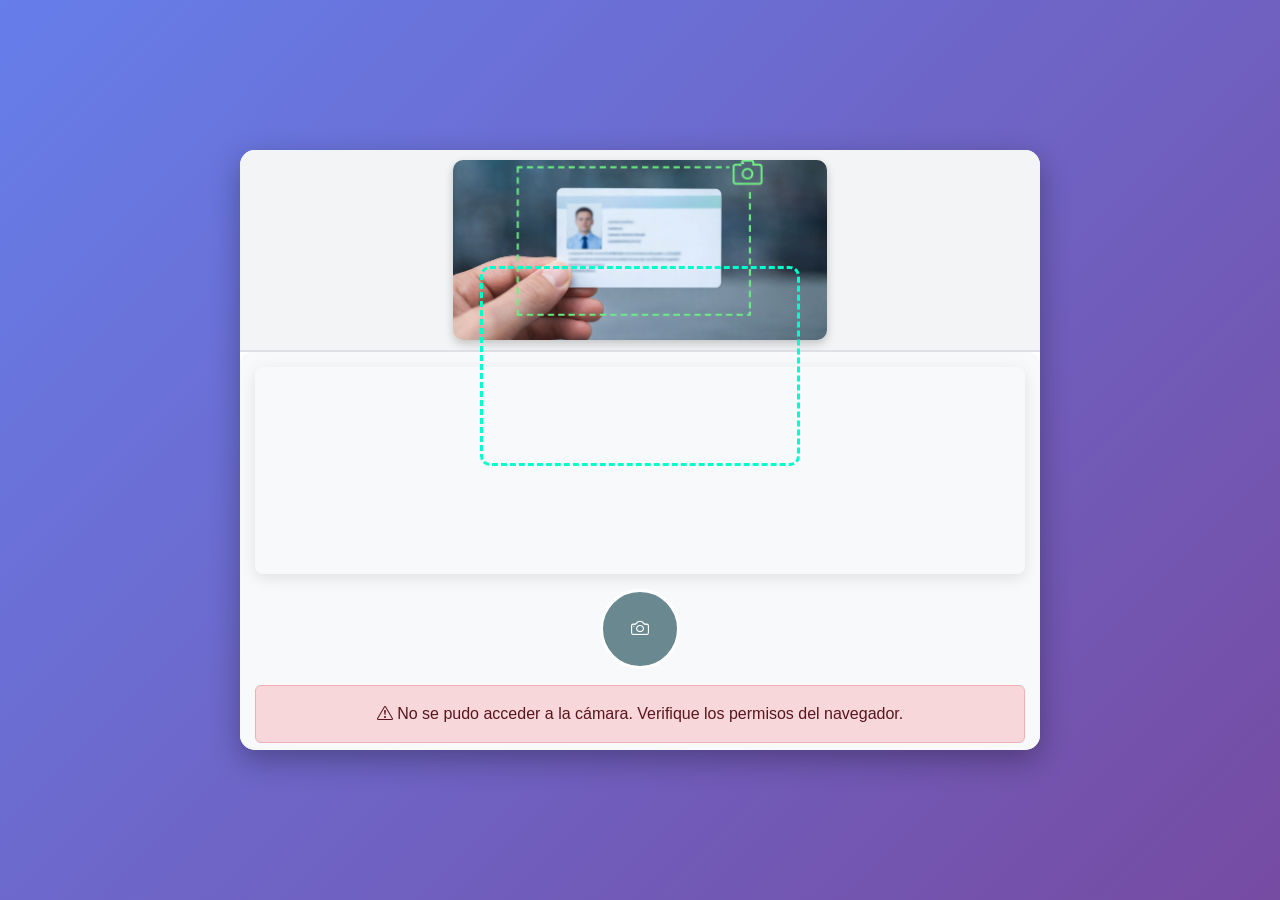
<file: templates/foto.html>
<!DOCTYPE html>
<html lang="es">

<head>
    <meta charset='utf-8'>
    <meta http-equiv='X-UA-Compatible' content='IE=edge'>
    <title>Sistema de Captura de Fotos</title>
    <meta name='viewport' content='width=device-width, initial-scale=1'>
    <link href="https://cdn.jsdelivr.net/npm/bootstrap@5.3.8/dist/css/bootstrap.min.css" rel="stylesheet">
    <link rel="stylesheet" href="https://cdn.jsdelivr.net/npm/bootstrap-icons@1.13.1/font/bootstrap-icons.min.css">

    <style>
        * {
            margin: 0;
            padding: 0;
            box-sizing: border-box;
        }

        body {
            font-family: 'Segoe UI', Tahoma, Geneva, Verdana, sans-serif;
            background: linear-gradient(135deg, #667eea 0%, #764ba2 100%);
            height: 100vh;
            display: flex;
            align-items: center;
            justify-content: center;
        }

        .app-container {
            width: 800px;
            height: 600px;
            background: white;
            border-radius: 15px;
            box-shadow: 0 10px 30px rgba(0, 0, 0, 0.3);
            display: flex;
            flex-direction: column;
            overflow: hidden;
        }

        /* 🔹 Sección superior de imágenes */
        .image-gallery {
            display: flex;
            justify-content: center;
            align-items: center;
            gap: 15px;
            background: #f3f4f6;
            padding: 10px;
            border-bottom: 2px solid #dee2e6;
        }

        .image-gallery img {
            width: 48%;
            height: 180px;
            object-fit: cover;
            border-radius: 10px;
            box-shadow: 0 4px 10px rgba(0, 0, 0, 0.2);
        }

        /* 🔹 Contenido principal */
        .main-content {
            flex: 1;
            overflow-y: auto;

        }

        .header {
            text-align: center;
            margin-bottom: 15px;
        }

        .header h1 {
            font-size: 1.4rem;
            color: #2c3e50;
        }

        .header p {
            color: #7f8c8d;
            font-size: 0.9rem;
        }

        .camera-section {
            background: #f8f9fa;
            border-radius: 12px;
            padding: 15px;
            text-align: center;
        }

        #video {
            width: 100%;
            max-height: 207px;
            border-radius: 8px;
            box-shadow: 0 4px 15px rgba(0, 0, 0, 0.1);
        }

        .capture-btn {
            width: 80px;
            height: 80px;
            border-radius: 50%;
            background: #698890;
            border: 3px solid white;
            color: white;
            font-size: 18px;
            cursor: pointer;
            transition: all 0.3s;
        }

        .capture-btn:hover {
            background: #99A083;
            transform: scale(1.1);
        }

        #capturedPhoto {
            width: 42%;
            max-height: 236px;
            border-radius: 8px;
            border: 2px solid #dee2e6;
        }

        .action-buttons {
            margin-top: 10px;
            display: flex;
            gap: 10px;
            justify-content: center;
        }

        .instructions {
            flex-direction: column;
            background: #698890;
            border-radius: 10px;
            padding: 12px;
        }

        .instructions h3 {
            display: flex;
            align-items: center;
            gap: 6px;
            font-size: 1.5rem;
            color: #2c3e50;
        }

        .instructions li {
            font-size: 0.85rem;
            color: #34495e;
        }

        .alert-camera-error {
            display: none;
        }

        /* Scrollbar personalizado */
        .main-content::-webkit-scrollbar {
            width: 6px;
        }

        .main-content::-webkit-scrollbar-thumb {
            background: #bdc3c7;
            border-radius: 10px;
        }

        .overlay {
            position: absolute;
            top: 266px;
            left: 50%;
            transform: translateX(-50%);
            width: 320px;
            height: 200px;
            border: 3px dashed #00ffcc;
            border-radius: 10px;
            pointer-events: none;
        }
    </style>
</head>

<body>
    <div class="app-container">
        <!-- 🔹 Sección de imágenes superiores -->
        <div class="image-gallery">
            <img src="../static/img/foto_credencial.png" alt="Ejemplo 1" onerror="this.style.display='none'">
        </div>

        <div class="main-content">

            <div class="camera-section">
                <div id="cameraContainer">
                    <video id="video" autoplay playsinline></video>
                    <div class="overlay" id="overlayMarco"></div>
                    <div class="camera-controls mt-2">
                        <button id="captureBtn" class="capture-btn"><i class="bi bi-camera"></i></button>
                    </div>
                </div>

                <div id="photoPreview" class="photo-preview" style="display:none;">
                    <h6>Vista Previa:</h6>
                    <canvas id="capturedPhoto"></canvas>
                    <div class="action-buttons">
                        <button id="savePhoto" class="btn btn-success  btn-lg"><i class="bi bi-save"></i>
                            Continuar</button>
                        <button id="retakePhoto" class="btn   btn-lg" style="background-color: #4d4c4c; color: white;"><i
                                class="bi bi-arrow-repeat"></i> Otra
                            Foto</button>
                    </div>
                </div>

                <div id="cameraError" class="alert alert-danger alert-camera-error mt-3">
                    <i class="bi bi-exclamation-triangle"></i> No se pudo acceder a la cámara. Verifique los permisos
                    del navegador.
                </div>

                <div id="successMessage" class="alert alert-success mt-2" style="display:none;">
                    <i class="bi bi-check-circle"></i> Foto guardada exitosamente
                </div>
            </div>

            <div class="instructions">
                <span style="color: white;" class="mt-4 text-center">
                    <h4> *Si tu foto sale borrosa por favor toma otra* </h4>
                </span>

            </div>
        </div>
    </div>

    <script>
        let stream = null, capturedImageData = null;
        const video = document.getElementById('video');
        const captureBtn = document.getElementById('captureBtn');
        const photoPreview = document.getElementById('photoPreview');
        const capturedPhoto = document.getElementById('capturedPhoto');
        const savePhotoBtn = document.getElementById('savePhoto');
        const retakePhotoBtn = document.getElementById('retakePhoto');
        const successMessage = document.getElementById('successMessage');
        const cameraError = document.getElementById('cameraError');

        window.addEventListener('DOMContentLoaded', async () => {
            try {
                stream = await navigator.mediaDevices.getUserMedia({
                    video: { width: 1280, height: 720, facingMode: 'environment' }
                });
                video.srcObject = stream;
                captureBtn.style.display = 'inline-block'; // se muestra cuando la cámara está activa
            } catch (error) {
                console.error('Error de cámara:', error);
                cameraError.style.display = 'block';
            }
        });

        const overlay = document.getElementById('overlayMarco');

        // 🔹 Capturar foto
        captureBtn.addEventListener('click', () => {
            overlay.style.display = 'none';
            const ctx = capturedPhoto.getContext('2d');
            capturedPhoto.width = video.videoWidth;
            capturedPhoto.height = video.videoHeight;
            ctx.drawImage(video, 0, 0, capturedPhoto.width, capturedPhoto.height);
            capturedImageData = capturedPhoto.toDataURL('image/jpeg', 0.8);
            photoPreview.style.display = 'block';
            video.style.display = 'none';
            captureBtn.style.display = 'none'; // ⛔ se oculta el botón rojo después de tomar la foto
        });

        // 🔹 Tomar otra foto
        retakePhotoBtn.addEventListener('click', () => {
            photoPreview.style.display = 'none';
            video.style.display = 'block';
            captureBtn.style.display = 'inline-block'; // ✅ vuelve a mostrar el botón rojo
            capturedImageData = null;
        });

        // Guardar foto en Excel
        savePhotoBtn.addEventListener('click', async () => {
            if (!capturedImageData) {
                alert('No hay foto para guardar');
                return;
            }

            // 🔹 Enviar la foto en base64 al formulario principal
            if (window.opener && !window.opener.closed) {
                window.opener.postMessage({
                    type: 'fotoTomada',
                    image: capturedImageData
                }, "*");
            }

            // 🔹 Mostrar mensaje de éxito local
            successMessage.style.display = 'block';

            // 🔹 Esperar un poco y cerrar ventana
            setTimeout(() => {
                window.close();
            }, 800);
        });
    </script>
</body>

</html>
</file>
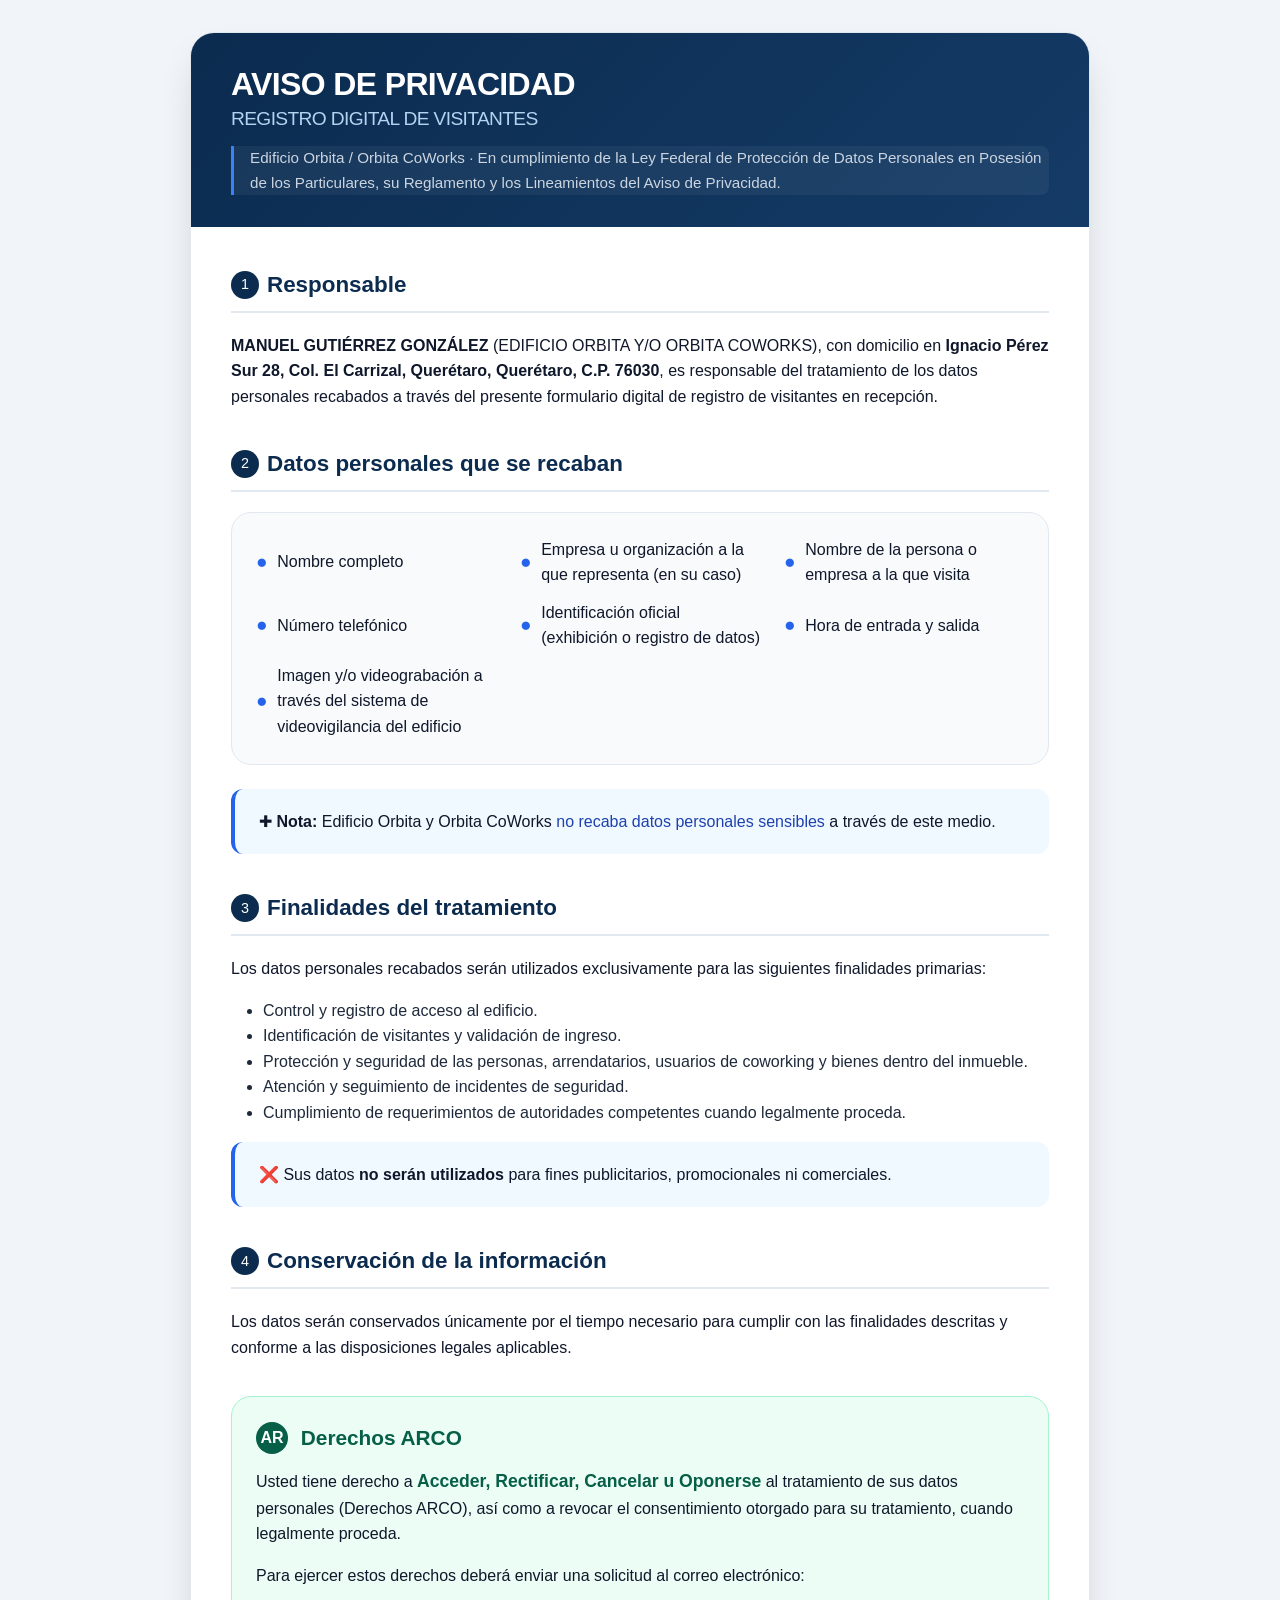
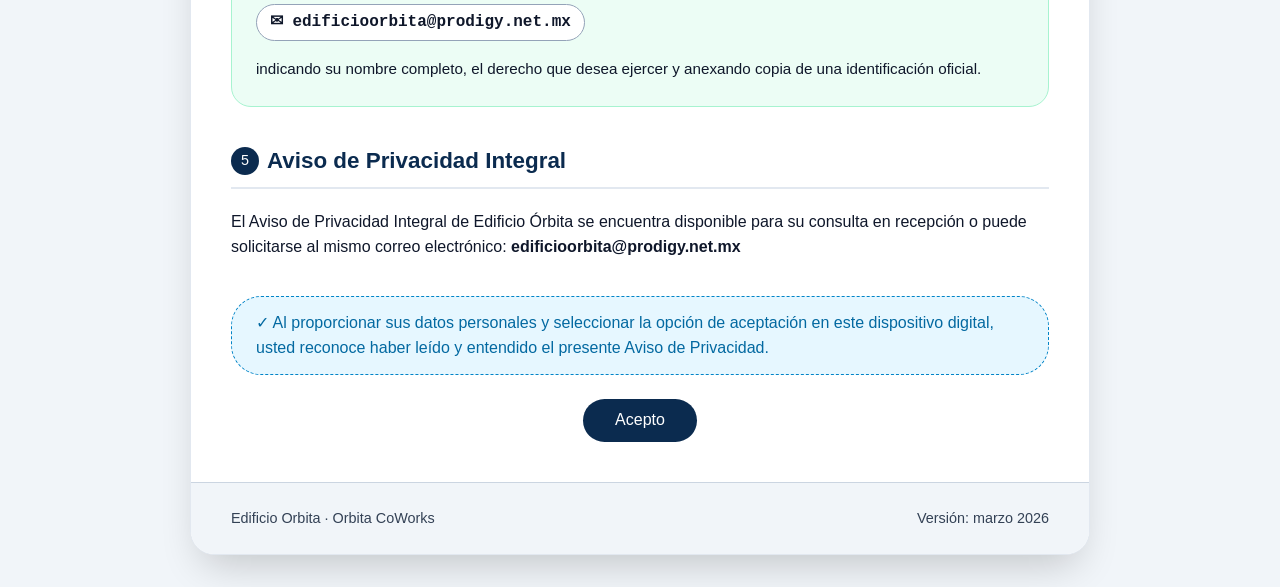
<file: templates/priv.html>
<!DOCTYPE html>
<html lang="es">

<head>
    <meta charset="UTF-8">
    <meta name="viewport" content="width=device-width, initial-scale=1.0">
    <title>Aviso de Privacidad - Edificio Orbita / Orbita CoWorks</title>
    <style>
        * {
            margin: 0;
            padding: 0;
            box-sizing: border-box;
        }

        body {
            background-color: #f1f5f9;
            font-family: 'Segoe UI', Roboto, 'Helvetica Neue', sans-serif;
            padding: 2rem 1rem;
            display: flex;
            justify-content: center;
            line-height: 1.6;
            color: #0f172a;
        }

        .privacy-card {
            max-width: 900px;
            background-color: #ffffff;
            border-radius: 24px;
            box-shadow: 0 20px 40px -12px rgba(0, 0, 0, 0.2);
            overflow: hidden;
            border: 1px solid #e2e8f0;
        }

        .header {
            background: linear-gradient(135deg, #0b2b4f 0%, #143b66 100%);
            color: white;
            padding: 2rem 2.5rem;
        }

        .header h1 {
            font-size: 2rem;
            font-weight: 600;
            letter-spacing: -0.02em;
            line-height: 1.2;
            margin-bottom: 0.5rem;
        }

        .header h1 small {
            font-size: 1.2rem;
            font-weight: 400;
            display: block;
            color: #b3d4f0;
            margin-top: 0.25rem;
        }

        .header .legal-note {
            font-size: 0.95rem;
            color: #cbd5e1;
            border-left: 3px solid #3b82f6;
            padding-left: 1rem;
            margin-top: 1rem;
            background: rgba(255, 255, 255, 0.05);
            border-radius: 0 8px 8px 0;
        }

        .content {
            padding: 2.5rem;
        }

        .section {
            margin-bottom: 2.25rem;
        }

        .section-title {
            font-size: 1.4rem;
            font-weight: 600;
            color: #0b2b4f;
            border-bottom: 2px solid #e2e8f0;
            padding-bottom: 0.5rem;
            margin-bottom: 1.25rem;
            display: flex;
            align-items: center;
            gap: 0.5rem;
        }

        .section-title span {
            background: #0b2b4f;
            color: white;
            width: 28px;
            height: 28px;
            display: inline-flex;
            align-items: center;
            justify-content: center;
            border-radius: 50%;
            font-size: 0.9rem;
            font-weight: 500;
        }

        .data-list {
            list-style: none;
            display: grid;
            grid-template-columns: repeat(auto-fill, minmax(240px, 1fr));
            gap: 0.75rem 1.5rem;
            background: #f8fafc;
            padding: 1.5rem;
            border-radius: 20px;
            border: 1px solid #e2e8f0;
        }

        .data-list li {
            display: flex;
            align-items: center;
            gap: 0.6rem;
        }

        .data-list li::before {
            content: "●";
            color: #2563eb;
            font-weight: bold;
            font-size: 1.2rem;
        }

        .highlight-box {
            background: #f0f9ff;
            border-left: 4px solid #2563eb;
            padding: 1.25rem 1.5rem;
            border-radius: 12px;
            margin: 1.5rem 0;
        }

        .accent-text {
            color: #1e40af;
            font-weight: 500;
        }

        .arco-box {
            background: #ecfdf5;
            border: 1px solid #a7f3d0;
            padding: 1.5rem;
            border-radius: 20px;
            margin-top: 1.5rem;
        }

        .arco-box strong {
            color: #065f46;
            font-size: 1.1rem;
        }

        .email {
            background: #ffffff;
            border: 1px solid #94a3b8;
            padding: 0.3rem 0.8rem;
            border-radius: 30px;
            font-family: 'Courier New', monospace;
            font-weight: 600;
            color: #0f172a;
            display: inline-block;
            margin: 0.5rem 0;
        }

        .footer {
            background: #f1f5f9;
            padding: 1.5rem 2.5rem;
            border-top: 1px solid #cbd5e1;
            font-size: 0.9rem;
            color: #334155;
            display: flex;
            flex-wrap: wrap;
            justify-content: space-between;
            align-items: center;
        }

        .acceptance {
            background: #e6f7ff;
            border-radius: 30px;
            padding: 0.8rem 1.5rem;
            font-weight: 500;
            border: 1px dashed #0284c7;
            color: #0369a1;
        }

        @media (max-width: 600px) {
            body {
                padding: 1rem 0.5rem;
            }

            .header {
                padding: 1.5rem;
            }

            .content {
                padding: 1.5rem;
            }

            .data-list {
                grid-template-columns: 1fr;
            }
        }
    </style>
</head>

<body>
    <div class="privacy-card">
        <div class="header">
            <h1>
                AVISO DE PRIVACIDAD
                <small>REGISTRO DIGITAL DE VISITANTES</small>
            </h1>
            <p class="legal-note">
                Edificio Orbita / Orbita CoWorks · En cumplimiento de la Ley Federal de Protección de Datos Personales
                en Posesión de los Particulares, su Reglamento y los Lineamientos del Aviso de Privacidad.
            </p>
        </div>

        <div class="content">
            <!-- Responsable -->
            <div class="section">
                <div class="section-title"><span>1</span> Responsable</div>
                <p><strong>MANUEL GUTIÉRREZ GONZÁLEZ</strong> (EDIFICIO ORBITA Y/O ORBITA COWORKS), con domicilio en
                    <strong>Ignacio Pérez Sur 28, Col. El Carrizal, Querétaro, Querétaro, C.P. 76030</strong>, es
                    responsable del tratamiento de los datos personales recabados a través del presente formulario
                    digital de registro de visitantes en recepción.
                </p>
            </div>

            <!-- Datos recabados -->
            <div class="section">
                <div class="section-title"><span>2</span> Datos personales que se recaban</div>
                <ul class="data-list">
                    <li>Nombre completo</li>
                    <li>Empresa u organización a la que representa (en su caso)</li>
                    <li>Nombre de la persona o empresa a la que visita</li>
                    <li>Número telefónico</li>
                    <li>Identificación oficial (exhibición o registro de datos)</li>
                    <li>Hora de entrada y salida</li>
                    <li>Imagen y/o videograbación a través del sistema de videovigilancia del edificio</li>
                </ul>
                <div class="highlight-box">
                    <p>✚ <strong>Nota:</strong> Edificio Orbita y Orbita CoWorks <strong class="accent-text">no recaba
                            datos personales sensibles</strong> a través de este medio.</p>
                </div>
            </div>

            <!-- Finalidades -->
            <div class="section">
                <div class="section-title"><span>3</span> Finalidades del tratamiento</div>
                <p>Los datos personales recabados serán utilizados exclusivamente para las siguientes finalidades
                    primarias:</p>
                <ul style="margin: 1rem 0 0 2rem; color: #1e293b;">
                    <li>Control y registro de acceso al edificio.</li>
                    <li>Identificación de visitantes y validación de ingreso.</li>
                    <li>Protección y seguridad de las personas, arrendatarios, usuarios de coworking y bienes dentro del
                        inmueble.</li>
                    <li>Atención y seguimiento de incidentes de seguridad.</li>
                    <li>Cumplimiento de requerimientos de autoridades competentes cuando legalmente proceda.</li>
                </ul>
                <div class="highlight-box" style="margin-top: 1rem;">
                    <p>❌ Sus datos <strong>no serán utilizados</strong> para fines publicitarios, promocionales ni
                        comerciales.</p>
                </div>
            </div>

            <!-- Conservación -->
            <div class="section">
                <div class="section-title"><span>4</span> Conservación de la información</div>
                <p>Los datos serán conservados únicamente por el tiempo necesario para cumplir con las finalidades
                    descritas y conforme a las disposiciones legales aplicables.</p>
            </div>

            <!-- Derechos ARCO -->
            <div class="section arco-box">
                <div style="display: flex; align-items: center; gap: 0.8rem; margin-bottom: 0.8rem;">
                    <span
                        style="background: #065f46; color: white; width: 32px; height: 32px; display: inline-flex; align-items: center; justify-content: center; border-radius: 50%; font-weight: bold;">AR</span>
                    <strong style="font-size: 1.3rem;">Derechos ARCO</strong>
                </div>
                <p>Usted tiene derecho a <strong>Acceder, Rectificar, Cancelar u Oponerse</strong> al tratamiento de sus
                    datos personales (Derechos ARCO), así como a revocar el consentimiento otorgado para su tratamiento,
                    cuando legalmente proceda.</p>
                <p style="margin: 1rem 0 0.5rem;">Para ejercer estos derechos deberá enviar una solicitud al correo
                    electrónico:</p>
                <p class="email">✉ edificioorbita@prodigy.net.mx</p>
                <p style="font-size: 0.95rem; margin-top: 0.5rem;">indicando su nombre completo, el derecho que desea
                    ejercer y anexando copia de una identificación oficial.</p>
            </div>

            <!-- Aviso Integral -->
            <div class="section">
                <div class="section-title"><span>5</span> Aviso de Privacidad Integral</div>
                <p>El Aviso de Privacidad Integral de Edificio Órbita se encuentra disponible para su consulta en
                    recepción o puede solicitarse al mismo correo electrónico:
                    <strong>edificioorbita@prodigy.net.mx</strong>
                </p>
            </div>

            <!-- Aceptación -->
            <div class="acceptance" style="margin-top: 2rem;">
                <p style="font-weight: 500;">✓ Al proporcionar sus datos personales y seleccionar la opción de
                    aceptación en este dispositivo digital, usted reconoce haber leído y entendido el presente Aviso de
                    Privacidad.</p>
            </div>

            <div style="text-align: center; margin-top: 1.5rem;">
                <button onclick="aceptar()"
                    style="background:#0b2b4f; color:white; padding:0.8rem 2rem; border:none; border-radius:30px; font-size:1rem; cursor:pointer;">
                    Acepto
                </button>
            </div>
        </div>



        <div class="footer">
            <span>Edificio Orbita · Orbita CoWorks</span>
            <span>Versión: marzo 2026</span>
        </div>
    </div>
</body>

<script>
    function aceptar() {

        // Guardar aceptación
        localStorage.setItem("aceptoPrivacidad", "true");

        // Regresar a visitantes
        window.location.href = "/visitantes";
    }
</script>

</html>
</file>
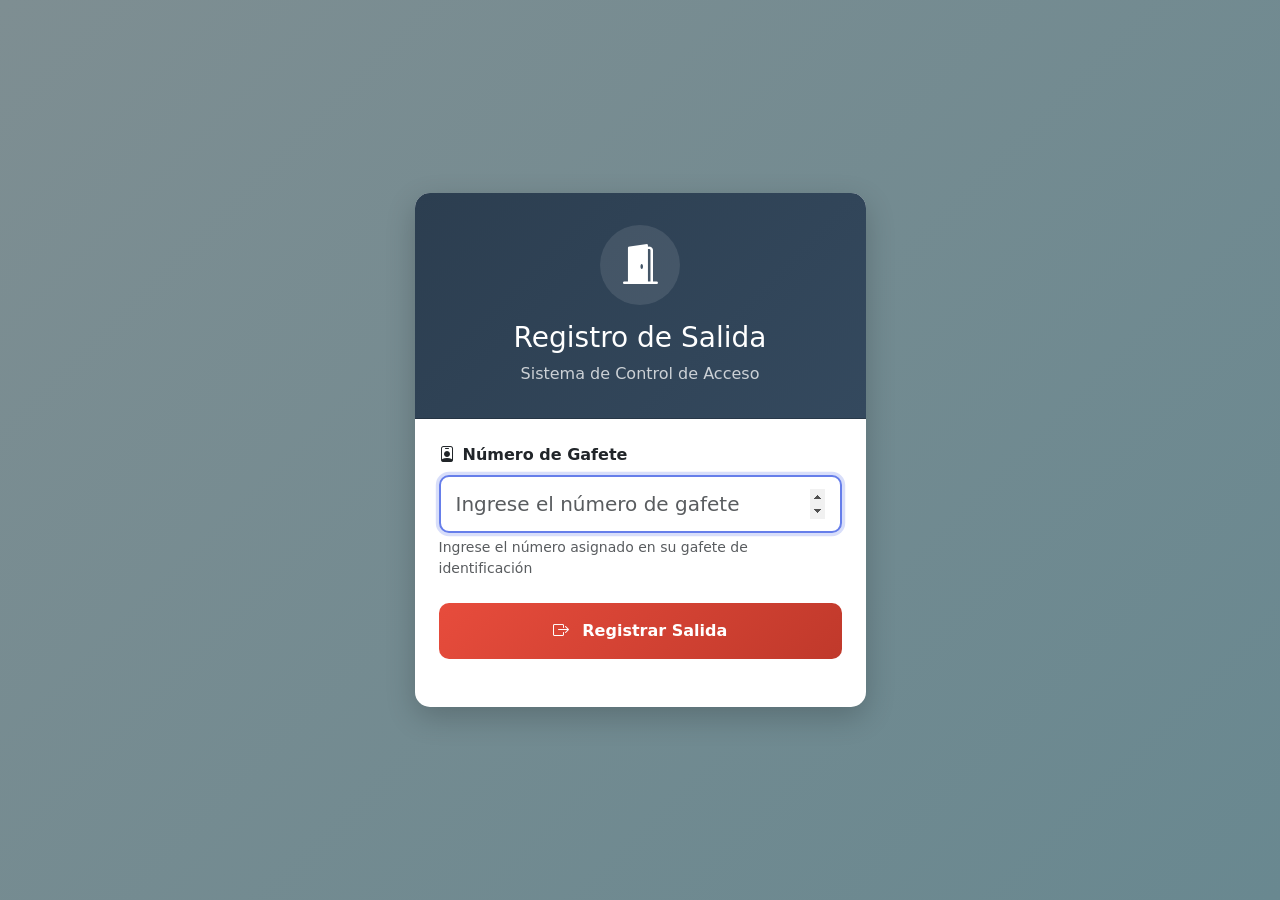
<file: templates/registrar_salida.html>
<!DOCTYPE html>
<html lang="es">

<head>
    <meta charset="UTF-8">
    <meta name="viewport" content="width=device-width, initial-scale=1.0">
    <title>Control de Salida - Sistema de Acceso</title>
    <!-- Bootstrap 5 CSS -->
    <link href="https://cdn.jsdelivr.net/npm/bootstrap@5.3.0/dist/css/bootstrap.min.css" rel="stylesheet">
    <!-- Bootstrap Icons -->
    <link rel="stylesheet" href="https://cdn.jsdelivr.net/npm/bootstrap-icons@1.10.0/font/bootstrap-icons.css">
    <style>
        body {
            background: linear-gradient(135deg, #7e8e92 0%, #698890 100%);
            min-height: 100vh;
            display: flex;
            align-items: center;
        }

        .card {
            border: none;
            border-radius: 15px;
            box-shadow: 0 10px 30px rgba(0, 0, 0, 0.2);
            backdrop-filter: blur(10px);
        }

        .card-header {
            background: linear-gradient(135deg, #2c3e50, #34495e);
            color: white;
            border-radius: 15px 15px 0 0 !important;
            padding: 2rem;
        }

        .form-control {
            border-radius: 10px;
            padding: 12px 15px;
            border: 2px solid #e9ecef;
            transition: all 0.3s ease;
        }

        .form-control:focus {
            border-color: #667eea;
            box-shadow: 0 0 0 0.2rem rgba(102, 126, 234, 0.25);
        }

        .btn-danger {
            background: linear-gradient(135deg, #e74c3c, #c0392b);
            border: none;
            border-radius: 10px;
            padding: 12px;
            font-weight: 600;
            transition: all 0.3s ease;
        }

        .btn-danger:hover {
            transform: translateY(-2px);
            box-shadow: 0 5px 15px rgba(231, 76, 60, 0.4);
        }

        .alert {
            border-radius: 10px;
            border: none;
        }

        .icon-container {
            width: 80px;
            height: 80px;
            background: rgba(255, 255, 255, 0.1);
            border-radius: 50%;
            display: flex;
            align-items: center;
            justify-content: center;
            margin: 0 auto 1rem;
        }
    </style>
</head>

<body>
    <div class="container">
        <div class="row justify-content-center">
            <div class="col-md-6 col-lg-5">
                <div class="card">
                    <div class="card-header text-center">
                        <div class="icon-container">
                            <i class="bi bi-door-open-fill text-white" style="font-size: 2.5rem;"></i>
                        </div>
                        <h3 class="mb-0">Registro de Salida</h3>
                        <p class="mb-0 mt-2 opacity-75">Sistema de Control de Acceso</p>
                    </div>

                    <div class="card-body p-4">
                        <form id="formSalida">
                            <div class="mb-4">
                                <label for="gafete" class="form-label fw-semibold">
                                    <i class="bi bi-person-badge me-2"></i>Número de Gafete
                                </label>
                                <input type="number" class="form-control form-control-lg" id="gafete" required
                                    placeholder="Ingrese el número de gafete" min="1">
                                <div class="form-text text-muted">
                                    Ingrese el número asignado en su gafete de identificación
                                </div>
                            </div>

                            <button type="submit" class="btn btn-danger w-100 py-3 fw-bold">
                                <i class="bi bi-box-arrow-right me-2"></i>
                                Registrar Salida
                            </button>

                            <div id="resultado" class="mt-4"></div>
                        </form>
                    </div>

                </div>
            </div>
        </div>
    </div>

    <!-- Bootstrap 5 JS Bundle -->
    <script src="https://cdn.jsdelivr.net/npm/bootstrap@5.3.0/dist/js/bootstrap.bundle.min.js"></script>

    <script>
        document.getElementById("formSalida").addEventListener("submit", async (e) => {
            e.preventDefault();

            const gafete = document.getElementById("gafete").value;
            const submitBtn = e.target.querySelector('button[type="submit"]');
            const originalText = submitBtn.innerHTML;

            // Mostrar estado de carga
            submitBtn.innerHTML = '<i class="bi bi-hourglass-split me-2"></i>Procesando...';
            submitBtn.disabled = true;

            try {
                const response = await fetch("/registrar_salida1", {
                    method: "POST",
                    headers: { "Content-Type": "application/json" },
                    body: JSON.stringify({ gafete })
                });

                const data = await response.json();

                const resultadoDiv = document.getElementById("resultado");
                if (data.ok) {
                    resultadoDiv.innerHTML = `
                        <div class="alert alert-success d-flex align-items-center">
                            <i class="bi bi-check-circle-fill me-2 fs-4"></i>
                            <div>
                                <h5 class="alert-heading mb-1">¡Salida Registrada!</h5>
                                ${data.msg}
                            </div>
                            <div class="countdown">
                                Redirigiendo al inicio en <span id="countdown">3</span> segundos...
                            </div>
                        </div>
                    `;
                    // Iniciar cuenta regresiva para redirección
                    let countdown = 3;
                    const countdownElement = document.getElementById('countdown');
                    const countdownInterval = setInterval(() => {
                        countdown--;
                        countdownElement.textContent = countdown;

                        if (countdown <= 0) {
                            clearInterval(countdownInterval);
                            window.location.href = "{{url_for('index')}}"; // Redirigir al index
                        }
                    }, 1000);

                    // Limpiar formulario
                    document.getElementById("formSalida").reset();
                } else {
                    resultadoDiv.innerHTML = `
                        <div class="alert alert-danger d-flex align-items-center">
                            <i class="bi bi-exclamation-triangle-fill me-2 fs-4"></i>
                            <div>
                                <h5 class="alert-heading mb-1">Error en Registro</h5>
                                ${data.msg}
                            </div>
                        </div>
                    `;
                }
            } catch (error) {
                document.getElementById("resultado").innerHTML = `
                    <div class="alert alert-danger">
                        <i class="bi bi-x-circle-fill me-2"></i>
                        Error de conexión. Intente nuevamente.
                    </div>
                `;
            } finally {
                // Restaurar botón
                submitBtn.innerHTML = originalText;
                submitBtn.disabled = false;
            }
        });

        // Efecto de foco automático en el input
        document.addEventListener('DOMContentLoaded', function () {
            document.getElementById('gafete').focus();
        });
    </script>
</body>

</html>
</file>
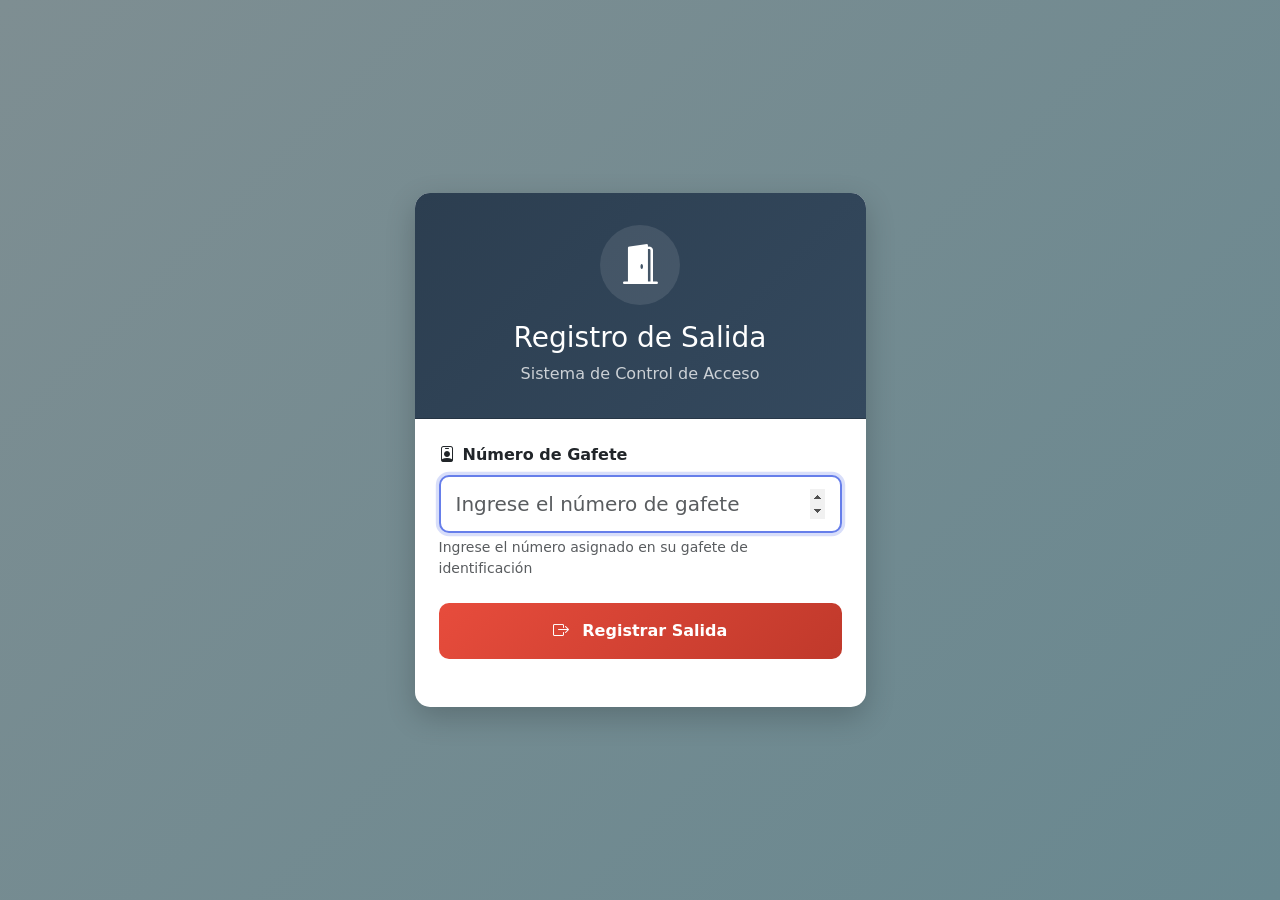
<file: templates/salida_espacios.html>
<!DOCTYPE html>
<html lang="es">

<head>
    <meta charset="UTF-8">
    <meta name="viewport" content="width=device-width, initial-scale=1.0">
    <title>Control de Salida - Sistema de Acceso</title>
    <!-- Bootstrap 5 CSS -->
    <link href="https://cdn.jsdelivr.net/npm/bootstrap@5.3.0/dist/css/bootstrap.min.css" rel="stylesheet">
    <!-- Bootstrap Icons -->
    <link rel="stylesheet" href="https://cdn.jsdelivr.net/npm/bootstrap-icons@1.10.0/font/bootstrap-icons.css">
    <style>
        body {
            background: linear-gradient(135deg, #7e8e92 0%, #698890 100%);
            min-height: 100vh;
            display: flex;
            align-items: center;
        }

        .card {
            border: none;
            border-radius: 15px;
            box-shadow: 0 10px 30px rgba(0, 0, 0, 0.2);
            backdrop-filter: blur(10px);
        }

        .card-header {
            background: linear-gradient(135deg, #2c3e50, #34495e);
            color: white;
            border-radius: 15px 15px 0 0 !important;
            padding: 2rem;
        }

        .form-control {
            border-radius: 10px;
            padding: 12px 15px;
            border: 2px solid #e9ecef;
            transition: all 0.3s ease;
        }

        .form-control:focus {
            border-color: #667eea;
            box-shadow: 0 0 0 0.2rem rgba(102, 126, 234, 0.25);
        }

        .btn-danger {
            background: linear-gradient(135deg, #e74c3c, #c0392b);
            border: none;
            border-radius: 10px;
            padding: 12px;
            font-weight: 600;
            transition: all 0.3s ease;
        }

        .btn-danger:hover {
            transform: translateY(-2px);
            box-shadow: 0 5px 15px rgba(231, 76, 60, 0.4);
        }

        .alert {
            border-radius: 10px;
            border: none;
        }

        .icon-container {
            width: 80px;
            height: 80px;
            background: rgba(255, 255, 255, 0.1);
            border-radius: 50%;
            display: flex;
            align-items: center;
            justify-content: center;
            margin: 0 auto 1rem;
        }
    </style>
</head>

<body>
    <div class="container">
        <div class="row justify-content-center">
            <div class="col-md-6 col-lg-5">
                <div class="card">
                    <div class="card-header text-center">
                        <div class="icon-container">
                            <i class="bi bi-door-open-fill text-white" style="font-size: 2.5rem;"></i>
                        </div>
                        <h3 class="mb-0">Registro de Salida</h3>
                        <p class="mb-0 mt-2 opacity-75">Sistema de Control de Acceso</p>
                    </div>

                    <div class="card-body p-4">
                        <form id="formSalida">
                            <div class="mb-4">
                                <label for="gafete" class="form-label fw-semibold">
                                    <i class="bi bi-person-badge me-2"></i>Número de Gafete
                                </label>
                                <input type="number" class="form-control form-control-lg" id="gafete" required
                                    placeholder="Ingrese el número de gafete" min="1">
                                <div class="form-text text-muted">
                                    Ingrese el número asignado en su gafete de identificación
                                </div>
                            </div>

                            <button type="submit" class="btn btn-danger w-100 py-3 fw-bold">
                                <i class="bi bi-box-arrow-right me-2"></i>
                                Registrar Salida
                            </button>

                            <div id="resultado" class="mt-4"></div>
                        </form>
                    </div>

                </div>
            </div>
        </div>
    </div>

    <!-- Bootstrap 5 JS Bundle -->
    <script src="https://cdn.jsdelivr.net/npm/bootstrap@5.3.0/dist/js/bootstrap.bundle.min.js"></script>

    <script>
        document.getElementById("formSalida").addEventListener("submit", async (e) => {
            e.preventDefault();

            const gafete = document.getElementById("gafete").value;
            const submitBtn = e.target.querySelector('button[type="submit"]');
            const originalText = submitBtn.innerHTML;

            // Mostrar estado de carga
            submitBtn.innerHTML = '<i class="bi bi-hourglass-split me-2"></i>Procesando...';
            submitBtn.disabled = true;

            try {
                const response = await fetch("/registrar_salida_espacios", {
                    method: "POST",
                    headers: { "Content-Type": "application/json" },
                    body: JSON.stringify({ gafete })
                });

                const data = await response.json();

                const resultadoDiv = document.getElementById("resultado");
                if (data.ok) {
                    resultadoDiv.innerHTML = `
                        <div class="alert alert-success d-flex align-items-center">
                            <i class="bi bi-check-circle-fill me-2 fs-4"></i>
                            <div>
                                <h5 class="alert-heading mb-1">¡Salida Registrada!</h5>
                                ${data.msg}
                            </div>
                            <div class="countdown">
                                Redirigiendo al inicio en <span id="countdown">3</span> segundos...
                            </div>
                        </div>
                    `;
                    // Iniciar cuenta regresiva para redirección
                    let countdown = 3;
                    const countdownElement = document.getElementById('countdown');
                    const countdownInterval = setInterval(() => {
                        countdown--;
                        countdownElement.textContent = countdown;

                        if (countdown <= 0) {
                            clearInterval(countdownInterval);
                            window.location.href = "{{url_for('index')}}"; // Redirigir al index
                        }
                    }, 1000);

                    // Limpiar formulario
                    document.getElementById("formSalida").reset();
                } else {
                    resultadoDiv.innerHTML = `
                        <div class="alert alert-danger d-flex align-items-center">
                            <i class="bi bi-exclamation-triangle-fill me-2 fs-4"></i>
                            <div>
                                <h5 class="alert-heading mb-1">Error en Registro</h5>
                                ${data.msg}
                            </div>
                        </div>
                    `;
                }
            } catch (error) {
                document.getElementById("resultado").innerHTML = `
                    <div class="alert alert-danger">
                        <i class="bi bi-x-circle-fill me-2"></i>
                        Error de conexión. Intente nuevamente.
                    </div>
                `;
            } finally {
                // Restaurar botón
                submitBtn.innerHTML = originalText;
                submitBtn.disabled = false;
            }
        });

        // Efecto de foco automático en el input
        document.addEventListener('DOMContentLoaded', function () {
            document.getElementById('gafete').focus();
        });
    </script>
</body>

</html>
</file>
